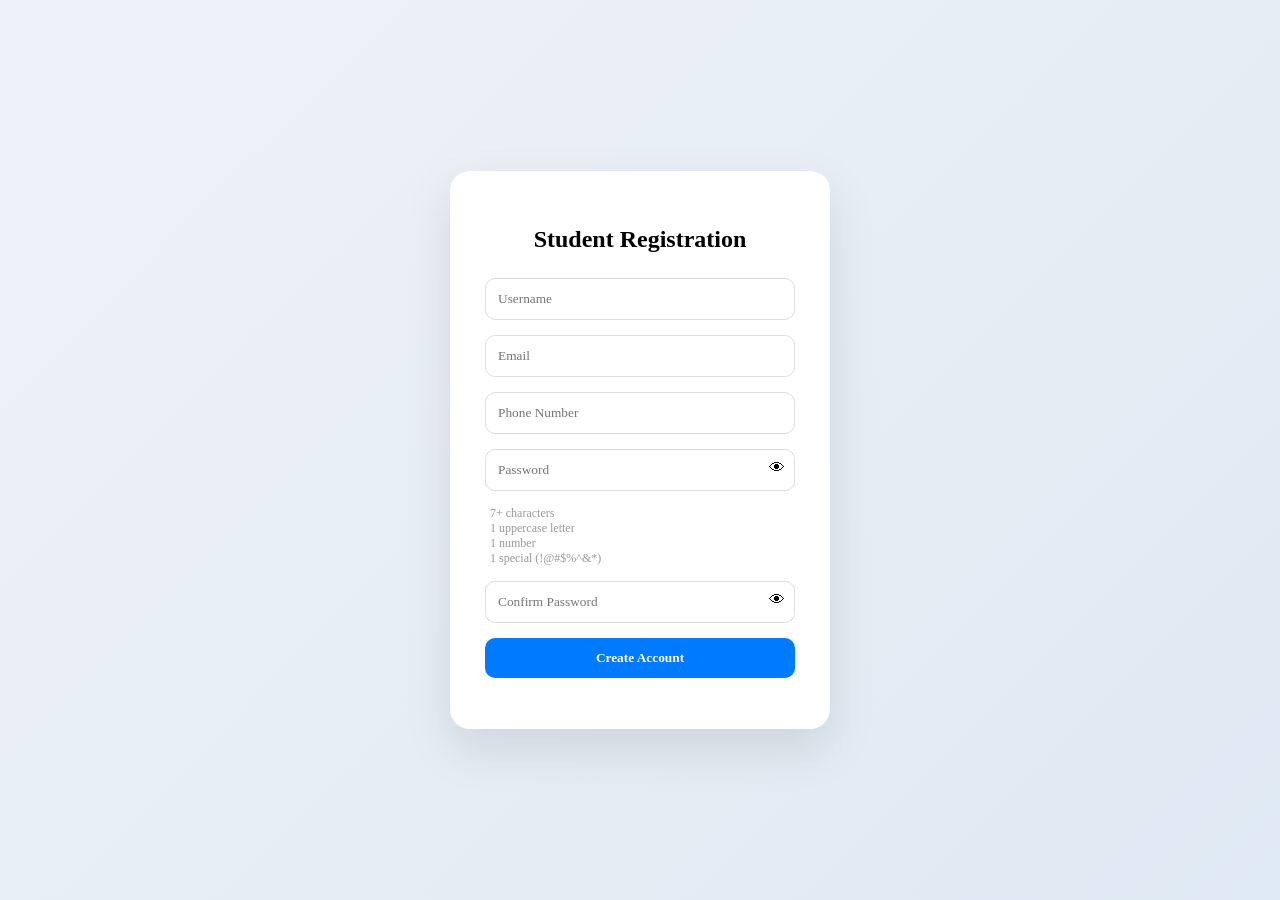
<file: FSD-Assignment-03/index.html>
<!DOCTYPE html>
<html>
<head>
    <title>Student Registration</title>

    <link rel="stylesheet" href="styles.css">
    <script src="https://code.jquery.com/jquery-3.7.1.min.js"></script>
</head>

<body>

<div class="card">

    <h2>Student Registration</h2>

    <form id="regForm">

        <div class="group">
            <input type="text" id="username" placeholder="Username">
            <small id="uErr"></small>
        </div>

        <div class="group">
            <input type="text" id="email" placeholder="Email">
            <small id="eErr"></small>
        </div>

        <div class="group">
            <input type="text" id="phone" placeholder="Phone Number">
            <small id="pErr"></small>
        </div>

        <!-- PASSWORD -->
        <div class="group password-wrap">
            <input type="password" id="password" placeholder="Password">
            <span id="togglePass" class="eye">👁</span>
            <small id="passErr"></small>
        </div>

        <!-- CHECKLIST -->
        <ul class="checklist">
            <li id="len">7+ characters</li>
            <li id="cap">1 uppercase letter</li>
            <li id="num">1 number</li>
            <li id="spec">1 special (!@#$%^&*)</li>
        </ul>

        <!-- CONFIRM -->
        <div class="group password-wrap">
            <input type="password" id="confirmPassword" placeholder="Confirm Password">
            <span id="toggleConfirm" class="eye">👁</span>
            <small id="cErr"></small>
        </div>

        <button type="submit">Create Account</button>

        <p id="success"></p>

    </form>

</div>

<script src="form.js"></script>

</body>
</html>
</file>
<file: FSD-Assignment-03/styles.css>
*{
    box-sizing:border-box;
    font-family:-apple-system,BlinkMacSystemFont,"Segoe UI",Roboto;
}

body{
    height:100vh;
    margin:0;
    display:flex;
    justify-content:center;
    align-items:center;
    background:linear-gradient(135deg,#eef2f7,#dfe9f3);
}

.card{
    width:380px;
    background:white;
    padding:35px;
    border-radius:20px;
    box-shadow:0 20px 50px rgba(0,0,0,0.1);
}

h2{
    text-align:center;
    margin-bottom:25px;
}

.group{
    margin-bottom:15px;
    position:relative;
}

input{
    width:100%;
    padding:12px;
    border-radius:10px;
    border:1px solid #ddd;
    transition:0.25s;
}

input.success{ border:2px solid #2ecc71; }
input.error{ border:2px solid #ff4d4d; }

.eye{
    position:absolute;
    right:10px;
    top:10px;
    cursor:pointer;
}

small{
    font-size:12px;
    color:#ff4d4d;
}

button{
    width:100%;
    padding:12px;
    background:#007aff;
    color:white;
    border:none;
    border-radius:10px;
    font-weight:bold;
    cursor:pointer;
}

.checklist{
    font-size:12px;
    list-style:none;
    padding-left:5px;
    margin:5px 0 15px 0;
}

.checklist li{
    color:#999;
}

.checklist li.ok{
    color:#2ecc71;
}

#success{
    text-align:center;
    margin-top:10px;
    color:#2ecc71;
    font-weight:bold;
}
</file>
